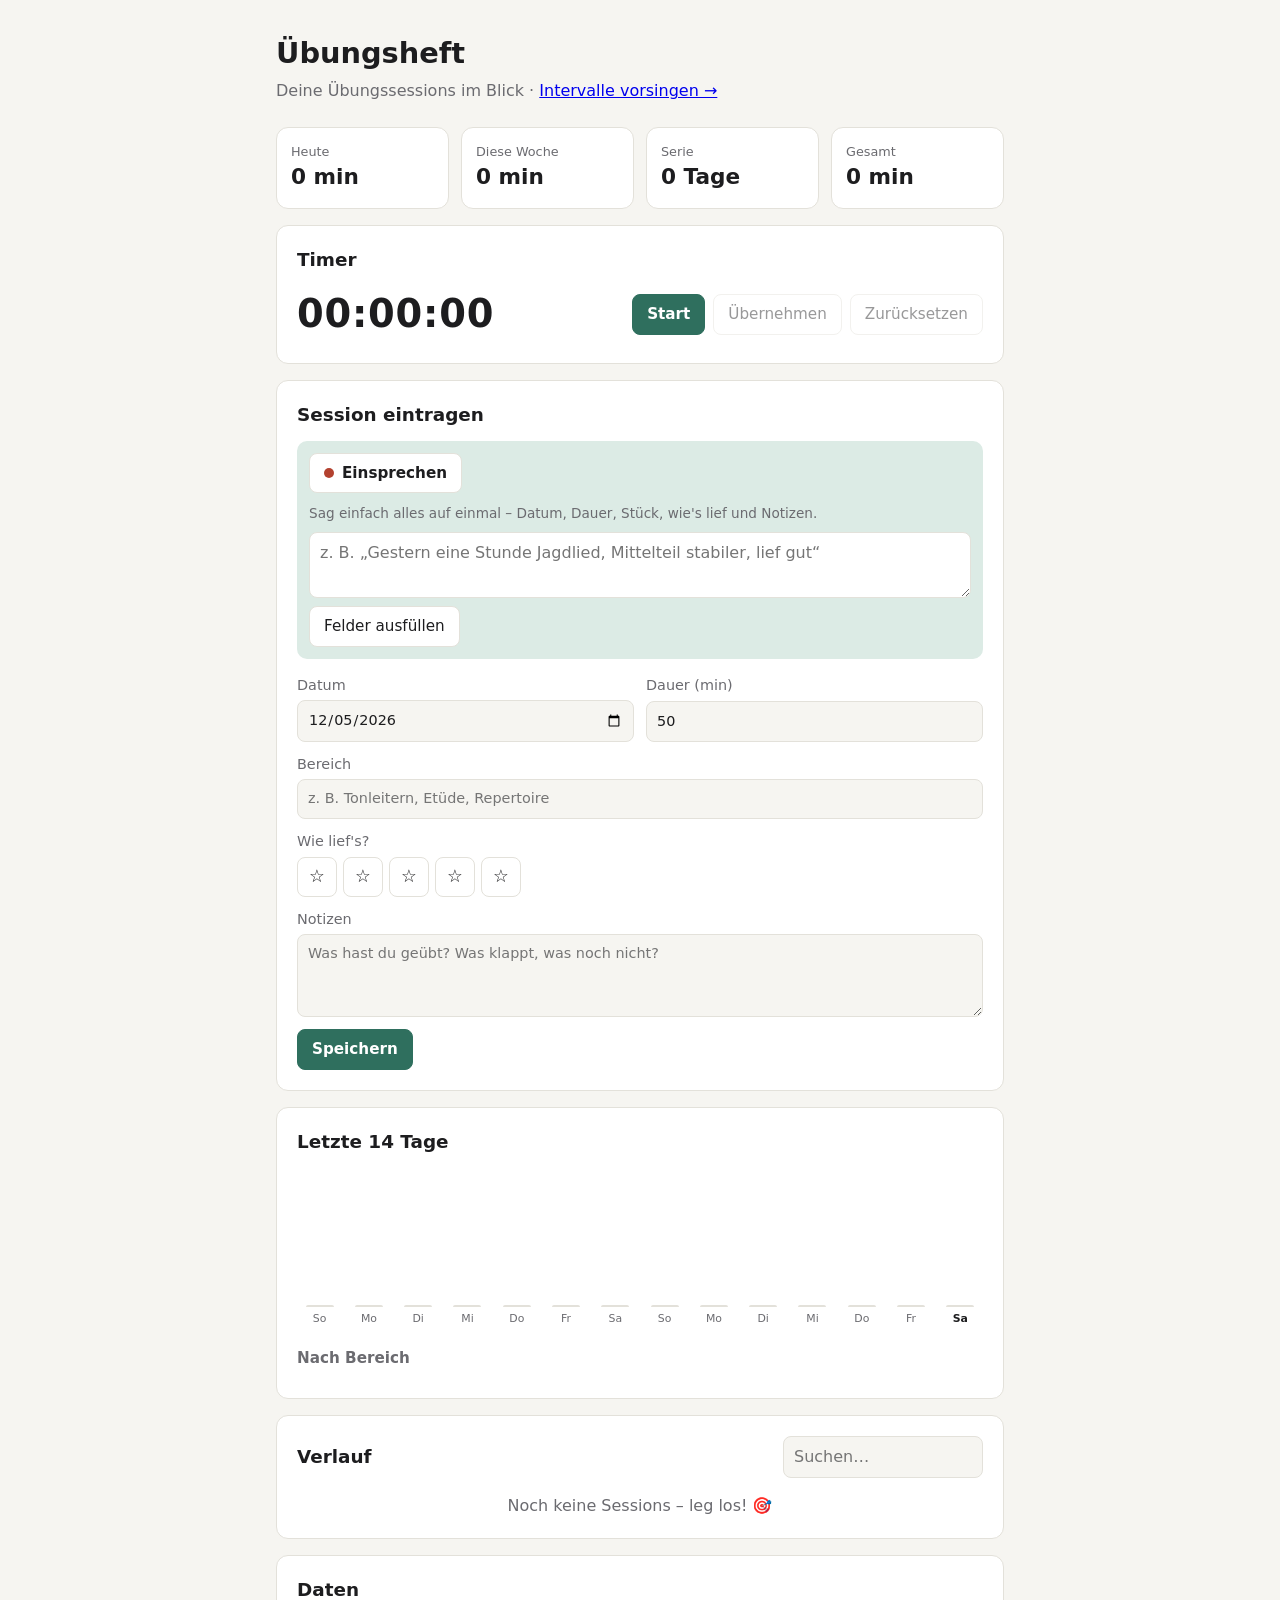
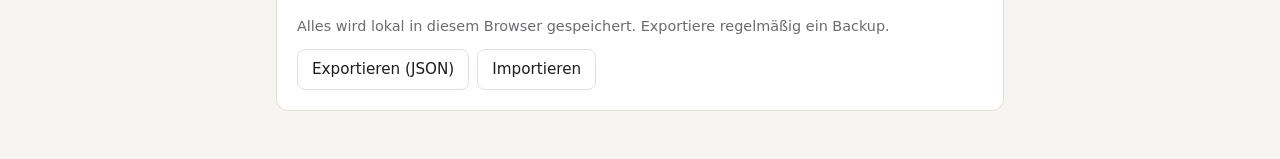
<file: index.html>
<!doctype html>
<html lang="de">
<head>
  <meta charset="utf-8">
  <meta name="viewport" content="width=device-width, initial-scale=1">
  <title>Übungsheft</title>
  <link rel="stylesheet" href="style.css">
</head>
<body>
  <header class="top">
    <h1>Übungsheft</h1>
    <p class="sub">Deine Übungssessions im Blick · <a href="intervalle.html">Intervalle vorsingen →</a></p>
  </header>

  <main>
    <section class="stats" aria-label="Statistik">
      <div class="stat"><span class="label">Heute</span><span class="value" id="stat-today">0 min</span></div>
      <div class="stat"><span class="label">Diese Woche</span><span class="value" id="stat-week">0 min</span></div>
      <div class="stat"><span class="label">Serie</span><span class="value" id="stat-streak">0 Tage</span></div>
      <div class="stat"><span class="label">Gesamt</span><span class="value" id="stat-total">0 h</span></div>
    </section>

    <section class="card" aria-labelledby="timer-h">
      <h2 id="timer-h">Timer</h2>
      <div class="timer">
        <span class="time" id="timer-display">00:00:00</span>
        <div class="timer-buttons">
          <button type="button" id="timer-toggle" class="primary">Start</button>
          <button type="button" id="timer-finish" disabled>Übernehmen</button>
          <button type="button" id="timer-reset" class="ghost" disabled>Zurücksetzen</button>
        </div>
      </div>
    </section>

    <section class="card" aria-labelledby="form-h">
      <h2 id="form-h">Session eintragen</h2>
      <div class="dictate">
        <div class="dictate-head">
          <button type="button" id="mic" class="mic" aria-pressed="false" hidden>
            <span class="mic-dot" aria-hidden="true"></span><span class="mic-label">Einsprechen</span>
          </button>
          <span class="hint" id="dictate-hint">Sag einfach alles auf einmal – Datum, Dauer, Stück, wie's lief und Notizen.</span>
        </div>
        <textarea id="dictate-text" rows="2" aria-label="Gesprochener oder getippter Text"
          placeholder="z. B. „Gestern eine Stunde Jagdlied, Mittelteil stabiler, lief gut“"></textarea>
        <div class="dictate-foot">
          <button type="button" id="dictate-apply">Felder ausfüllen</button>
          <span id="dictate-status" class="hint" role="status"></span>
        </div>
      </div>
      <form id="session-form" autocomplete="off">
        <input type="hidden" id="f-id">
        <div class="row">
          <label>Datum<input type="date" id="f-date" required></label>
          <label>Dauer (min)<input type="number" id="f-duration" min="1" max="1440" required></label>
        </div>
        <label>Bereich<input type="text" id="f-category" list="categories" placeholder="z. B. Tonleitern, Etüde, Repertoire" required maxlength="60"></label>
        <datalist id="categories"></datalist>
        <fieldset class="rating">
          <legend>Wie lief's?</legend>
          <div id="f-rating" role="radiogroup"></div>
        </fieldset>
        <label>Notizen<textarea id="f-notes" rows="3" placeholder="Was hast du geübt? Was klappt, was noch nicht?" maxlength="2000"></textarea></label>
        <div class="form-buttons">
          <button type="submit" class="primary" id="f-submit">Speichern</button>
          <button type="button" class="ghost" id="f-cancel" hidden>Abbrechen</button>
        </div>
      </form>
    </section>

    <section class="card" aria-labelledby="chart-h">
      <h2 id="chart-h">Letzte 14 Tage</h2>
      <div id="chart" class="chart"></div>
      <h3>Nach Bereich</h3>
      <ul id="breakdown" class="breakdown"></ul>
    </section>

    <section class="card" aria-labelledby="list-h">
      <div class="list-head">
        <h2 id="list-h">Verlauf</h2>
        <input type="search" id="filter" placeholder="Suchen…" aria-label="Sessions durchsuchen">
      </div>
      <div id="session-list"></div>
      <p id="empty" class="empty">Noch keine Sessions – leg los! 🎯</p>
    </section>

    <section class="card data" aria-labelledby="data-h">
      <h2 id="data-h">Daten</h2>
      <p class="hint">Alles wird lokal in diesem Browser gespeichert. Exportiere regelmäßig ein Backup.</p>
      <div class="form-buttons">
        <button type="button" id="export">Exportieren (JSON)</button>
        <label class="button">Importieren<input type="file" id="import" accept="application/json" hidden></label>
      </div>
    </section>
  </main>

  <script src="parse.js"></script>
  <script src="app.js"></script>
</body>
</html>
</file>
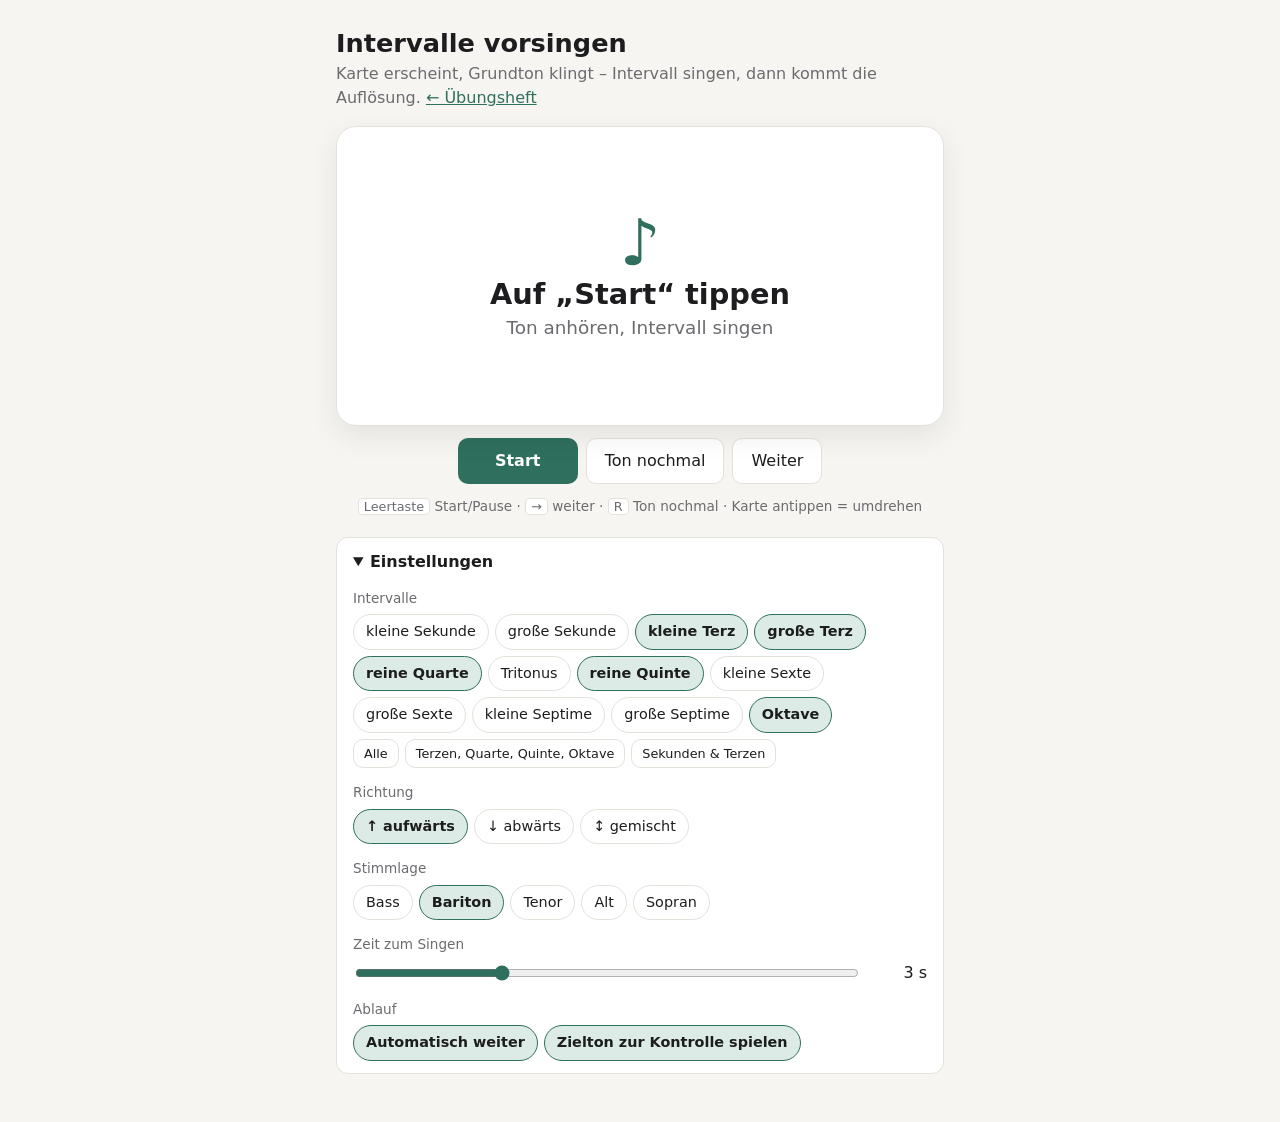
<file: intervalle.html>
<!doctype html>
<html lang="de">
<head>
  <meta charset="utf-8">
  <meta name="viewport" content="width=device-width, initial-scale=1">
  <title>Intervalle vorsingen</title>
  <style>
    :root {
      --bg: #f6f5f1; --surface: #fff; --text: #1d1d1f; --muted: #6b6b70;
      --border: #e3e1da; --accent: #2f6f5e; --accent-soft: #dcebe5; --back: #2f6f5e; --back-text: #fff;
      color-scheme: light dark;
    }
    @media (prefers-color-scheme: dark) {
      :root {
        --bg: #151517; --surface: #1f1f22; --text: #ececef; --muted: #9a9aa2;
        --border: #2f2f34; --accent: #6cc3a8; --accent-soft: #23372f; --back: #23372f; --back-text: #ececef;
      }
    }
    * { box-sizing: border-box; }
    [hidden] { display: none !important; }
    body { margin: 0; background: var(--bg); color: var(--text); font: 16px/1.5 system-ui, -apple-system, "Segoe UI", sans-serif; }
    main { max-width: 640px; margin: 0 auto; padding: 24px 16px 48px; }
    h1 { margin: 0; font-size: 1.6rem; }
    .sub { margin: 0 0 16px; color: var(--muted); }
    a { color: var(--accent); }

    /* ---------- Karte ---------- */
    .stage { perspective: 1200px; height: 300px; position: relative; margin: 8px 0 12px; }
    .card {
      position: absolute; inset: 0; cursor: pointer; transform-style: preserve-3d;
      transition: transform .45s cubic-bezier(.2,.7,.2,1), opacity .25s;
      -webkit-tap-highlight-color: transparent; user-select: none;
    }
    .card.flipped { transform: rotateY(180deg); }
    .card.out { transform: translateX(-120%) rotate(-8deg); opacity: 0; transition: transform .28s ease-in, opacity .28s ease-in; }
    .card.flipped.out { transform: rotateY(180deg) translateX(120%) rotate(8deg); }
    .card.in { animation: slideIn .32s cubic-bezier(.2,.8,.2,1); }
    @keyframes slideIn { from { transform: translateX(110%) rotate(6deg); opacity: 0; } to { transform: none; opacity: 1; } }
    .face {
      position: absolute; inset: 0; border-radius: 20px; backface-visibility: hidden; -webkit-backface-visibility: hidden;
      display: flex; flex-direction: column; align-items: center; justify-content: center; gap: 4px;
      background: var(--surface); border: 1px solid var(--border); box-shadow: 0 10px 30px rgba(0,0,0,.08); overflow: hidden; padding: 16px;
    }
    .face.back { transform: rotateY(180deg); background: var(--back); color: var(--back-text); border-color: transparent; }
    .dir { font-size: 4rem; line-height: 1; font-weight: 700; color: var(--accent); }
    .face.back .dir { color: inherit; opacity: .8; font-size: 2.2rem; }
    .iv { font-size: 2.6rem; font-weight: 700; text-align: center; line-height: 1.1; }
    .from { font-size: 1.15rem; color: var(--muted); }
    .from b { color: var(--text); font-size: 1.5rem; }
    .target { font-size: 4.5rem; font-weight: 800; line-height: 1; }
    .face.back .small { opacity: .8; }
    .bar { position: absolute; left: 0; bottom: 0; height: 6px; width: 100%; background: var(--accent); transform-origin: left; transform: scaleX(0); }
    .bar.run { animation: countdown linear forwards; }
    @keyframes countdown { from { transform: scaleX(1); } to { transform: scaleX(0); } }
    .counter { position: absolute; top: 12px; right: 16px; font-size: .85rem; color: var(--muted); font-variant-numeric: tabular-nums; }
    .idle .iv { font-size: 1.8rem; }

    /* ---------- Bedienung ---------- */
    .controls { display: flex; gap: 8px; flex-wrap: wrap; justify-content: center; margin-bottom: 20px; }
    button {
      font: inherit; padding: 10px 18px; border-radius: 10px; border: 1px solid var(--border);
      background: var(--surface); color: var(--text); cursor: pointer;
    }
    button.primary { background: var(--accent); color: #fff; border-color: transparent; font-weight: 600; min-width: 120px; }
    @media (prefers-color-scheme: dark) { button.primary { color: #10261f; } }
    .keys { text-align: center; color: var(--muted); font-size: .85rem; margin: -8px 0 20px; }
    kbd { border: 1px solid var(--border); border-radius: 4px; padding: 0 5px; font: inherit; font-size: .8rem; background: var(--surface); }

    details { background: var(--surface); border: 1px solid var(--border); border-radius: 12px; padding: 12px 16px; }
    summary { cursor: pointer; font-weight: 600; }
    .group { margin-top: 14px; }
    .group > span { display: block; font-size: .85rem; color: var(--muted); margin-bottom: 6px; }
    .chips { display: flex; flex-wrap: wrap; gap: 6px; }
    .chips label { display: inline-flex; }
    .chips input { position: absolute; opacity: 0; pointer-events: none; }
    .chips span { padding: 6px 12px; border-radius: 999px; border: 1px solid var(--border); cursor: pointer; font-size: .9rem; }
    .chips input:checked + span { background: var(--accent-soft); border-color: var(--accent); color: var(--text); font-weight: 600; }
    .chips input:focus-visible + span { outline: 2px solid var(--accent); outline-offset: 2px; }
    .range { display: flex; align-items: center; gap: 10px; }
    .range input { flex: 1; accent-color: var(--accent); }
    .range output { min-width: 3.5em; text-align: right; font-variant-numeric: tabular-nums; }
    .quick { display: flex; gap: 6px; margin-top: 6px; }
    .quick button { padding: 4px 10px; font-size: .8rem; }
  </style>
</head>
<body>
<main>
  <h1>Intervalle vorsingen</h1>
  <p class="sub">Karte erscheint, Grundton klingt – Intervall singen, dann kommt die Auflösung. <a href="index.html" id="back-link">← Übungsheft</a></p>

  <div class="stage">
    <div class="card idle" id="card" role="button" tabindex="0" aria-live="polite">
      <div class="face front">
        <span class="counter" id="counter"></span>
        <div class="dir" id="f-dir">♪</div>
        <div class="iv" id="f-iv">Auf „Start“ tippen</div>
        <div class="from" id="f-from">Ton anhören, Intervall singen</div>
        <div class="bar" id="bar"></div>
      </div>
      <div class="face back">
        <div class="dir" id="b-dir"></div>
        <div class="target" id="b-target"></div>
        <div class="small" id="b-detail"></div>
      </div>
    </div>
  </div>

  <div class="controls">
    <button type="button" class="primary" id="play">Start</button>
    <button type="button" id="replay">Ton nochmal</button>
    <button type="button" id="next">Weiter</button>
  </div>
  <p class="keys"><kbd>Leertaste</kbd> Start/Pause · <kbd>→</kbd> weiter · <kbd>R</kbd> Ton nochmal · Karte antippen = umdrehen</p>

  <details open>
    <summary>Einstellungen</summary>

    <div class="group">
      <span>Intervalle</span>
      <div class="chips" id="iv-chips"></div>
      <div class="quick">
        <button type="button" data-preset="all">Alle</button>
        <button type="button" data-preset="basic">Terzen, Quarte, Quinte, Oktave</button>
        <button type="button" data-preset="small">Sekunden &amp; Terzen</button>
      </div>
    </div>

    <div class="group">
      <span>Richtung</span>
      <div class="chips" id="dir-chips">
        <label><input type="radio" name="dir" value="up"><span>↑ aufwärts</span></label>
        <label><input type="radio" name="dir" value="down"><span>↓ abwärts</span></label>
        <label><input type="radio" name="dir" value="mix"><span>↕ gemischt</span></label>
      </div>
    </div>

    <div class="group">
      <span>Stimmlage</span>
      <div class="chips" id="voice-chips"></div>
    </div>

    <div class="group">
      <span>Zeit zum Singen</span>
      <div class="range"><input type="range" id="tempo" min="1" max="8" step="0.5"><output id="tempo-out"></output></div>
    </div>

    <div class="group">
      <span>Ablauf</span>
      <div class="chips">
        <label><input type="checkbox" id="auto"><span>Automatisch weiter</span></label>
        <label><input type="checkbox" id="play-target"><span>Zielton zur Kontrolle spielen</span></label>
      </div>
    </div>
  </details>
</main>

<script>
'use strict';

// ---------- Musiktheorie ----------

const INTERVALS = [
  { id: 'k2', name: 'kleine Sekunde', steps: 1, semis: 1 },
  { id: 'g2', name: 'große Sekunde', steps: 1, semis: 2 },
  { id: 'k3', name: 'kleine Terz', steps: 2, semis: 3 },
  { id: 'g3', name: 'große Terz', steps: 2, semis: 4 },
  { id: 'r4', name: 'reine Quarte', steps: 3, semis: 5 },
  { id: 'tt', name: 'Tritonus', steps: 3, semis: 6 },
  { id: 'r5', name: 'reine Quinte', steps: 4, semis: 7 },
  { id: 'k6', name: 'kleine Sexte', steps: 5, semis: 8 },
  { id: 'g6', name: 'große Sexte', steps: 5, semis: 9 },
  { id: 'k7', name: 'kleine Septime', steps: 6, semis: 10 },
  { id: 'g7', name: 'große Septime', steps: 6, semis: 11 },
  { id: 'r8', name: 'Oktave', steps: 7, semis: 12 },
];
const PRESETS = {
  all: INTERVALS.map((i) => i.id),
  basic: ['k3', 'g3', 'r4', 'r5', 'r8'],
  small: ['k2', 'g2', 'k3', 'g3'],
};

const VOICES = [
  { id: 'bass', name: 'Bass', lo: 40, hi: 62 },     // E2–D4
  { id: 'bari', name: 'Bariton', lo: 43, hi: 65 },  // G2–F4
  { id: 'tenor', name: 'Tenor', lo: 48, hi: 69 },   // C3–A4
  { id: 'alt', name: 'Alt', lo: 53, hi: 74 },       // F3–D5
  { id: 'sopran', name: 'Sopran', lo: 60, hi: 79 }, // C4–G5
];

const LETTER_SEMIS = [0, 2, 4, 5, 7, 9, 11]; // C D E F G A H
const NAMES = {
  0: ['C', 'D', 'E', 'F', 'G', 'A', 'H'],
  1: ['Cis', 'Dis', 'Eis', 'Fis', 'Gis', 'Ais', 'His'],
  '-1': ['Ces', 'Des', 'Es', 'Fes', 'Ges', 'As', 'B'],
};
// Grundtöne, wie sie im Alltag vorkommen: [Buchstabe, Vorzeichen]
const START_NOTES = [[0, 0], [0, 1], [1, 0], [2, -1], [2, 0], [3, 0], [3, 1], [4, 0], [5, -1], [5, 0], [6, -1], [6, 0]];

const noteName = (n) => NAMES[n.acc][n.letter];
const midiOf = (letterAbs, acc) => 12 * Math.floor(letterAbs / 7) + LETTER_SEMIS[letterAbs % 7] + acc + 12;
const rand = (arr) => arr[Math.floor(Math.random() * arr.length)];

function makeCard(ivIds, dirMode, voice, prev) {
  for (let tries = 0; tries < 200; tries++) {
    const ivId = rand(ivIds);
    const iv = INTERVALS.find((i) => i.id === ivId);
    const dir = dirMode === 'mix' ? rand([1, -1]) : dirMode === 'down' ? -1 : 1;
    const [letter, acc] = rand(START_NOTES);
    const octave = 1 + Math.floor(Math.random() * 6);
    const sAbs = octave * 7 + letter;
    const sMidi = midiOf(sAbs, acc);
    const tMidi = sMidi + dir * iv.semis;
    const tAbs = sAbs + dir * iv.steps;
    const tAcc = tMidi - midiOf(tAbs, 0);
    if (Math.abs(tAcc) > 1) continue; // keine Doppelvorzeichen
    const lo = Math.min(sMidi, tMidi), hi = Math.max(sMidi, tMidi);
    if (lo < voice.lo || hi > voice.hi) continue;
    if (prev && prev.iv.id === iv.id && prev.dir === dir && ivIds.length > 1 && tries < 100) continue; // nicht zweimal gleich
    return {
      iv, dir,
      start: { letter, acc, midi: sMidi },
      target: { letter: tAbs % 7, acc: tAcc, midi: tMidi },
    };
  }
  return null;
}

// ---------- Klang (Web Audio) ----------

let ctx = null;
function audio() {
  if (!ctx) ctx = new (window.AudioContext || window.webkitAudioContext)();
  if (ctx.state === 'suspended') ctx.resume();
  return ctx;
}

function playTone(midi, dur = 1.1) {
  const ac = audio();
  const f = 440 * Math.pow(2, (midi - 69) / 12);
  const t = ac.currentTime + 0.02;
  const out = ac.createGain();
  out.gain.setValueAtTime(0, t);
  out.gain.linearRampToValueAtTime(0.32, t + 0.015);
  out.gain.exponentialRampToValueAtTime(0.12, t + 0.35);
  out.gain.exponentialRampToValueAtTime(0.0001, t + dur);
  out.connect(ac.destination);
  // klavierähnlich: Grundton + leise Obertöne
  [[1, 1], [2, 0.35], [3, 0.12], [4, 0.06]].forEach(([mult, amp]) => {
    const o = ac.createOscillator();
    const g = ac.createGain();
    o.type = mult === 1 ? 'triangle' : 'sine';
    o.frequency.value = f * mult;
    g.gain.value = amp;
    o.connect(g).connect(out);
    o.start(t);
    o.stop(t + dur + 0.05);
  });
}

// ---------- Einstellungen ----------

const KEY = 'uebungsheft.intervalle.v1';
const defaults = { ivs: PRESETS.basic, dir: 'up', voice: 'bari', tempo: 3, auto: true, playTarget: true };
let settings = { ...defaults };
try { Object.assign(settings, JSON.parse(localStorage.getItem(KEY) || '{}')); } catch {}
const saveSettings = () => { try { localStorage.setItem(KEY, JSON.stringify(settings)); } catch {} };

const $ = (s) => document.querySelector(s);

$('#iv-chips').innerHTML = INTERVALS.map((i) =>
  `<label><input type="checkbox" value="${i.id}"><span>${i.name}</span></label>`).join('');
$('#voice-chips').innerHTML = VOICES.map((v) =>
  `<label><input type="radio" name="voice" value="${v.id}"><span>${v.name}</span></label>`).join('');

function syncUI() {
  document.querySelectorAll('#iv-chips input').forEach((el) => { el.checked = settings.ivs.includes(el.value); });
  document.querySelectorAll('input[name=dir]').forEach((el) => { el.checked = el.value === settings.dir; });
  document.querySelectorAll('input[name=voice]').forEach((el) => { el.checked = el.value === settings.voice; });
  $('#tempo').value = settings.tempo;
  $('#tempo-out').textContent = `${settings.tempo} s`;
  $('#auto').checked = settings.auto;
  $('#play-target').checked = settings.playTarget;
}
syncUI();

document.querySelector('details').addEventListener('change', () => {
  const ivs = [...document.querySelectorAll('#iv-chips input:checked')].map((el) => el.value);
  settings.ivs = ivs.length ? ivs : settings.ivs; // mindestens eins
  settings.dir = $('input[name=dir]:checked').value;
  settings.voice = $('input[name=voice]:checked').value;
  settings.tempo = Number($('#tempo').value);
  settings.auto = $('#auto').checked;
  settings.playTarget = $('#play-target').checked;
  saveSettings();
  syncUI();
});
$('#tempo').addEventListener('input', (e) => { $('#tempo-out').textContent = `${e.target.value} s`; });
document.querySelectorAll('[data-preset]').forEach((b) => b.addEventListener('click', () => {
  settings.ivs = [...PRESETS[b.dataset.preset]];
  saveSettings();
  syncUI();
}));

// ---------- Ablauf ----------

const cardEl = $('#card');
const bar = $('#bar');
let current = null;
let count = 0;
let running = false;
let timer = null;
const REVEAL_MS = 1400;

const arrow = (dir) => (dir > 0 ? '↑' : '↓');

function clearTimer() { clearTimeout(timer); timer = null; }

function render(card) {
  cardEl.classList.remove('idle');
  $('#f-dir').textContent = arrow(card.dir);
  $('#f-iv').textContent = card.iv.name;
  $('#f-from').innerHTML = `${card.dir > 0 ? 'aufwärts' : 'abwärts'} von <b>${noteName(card.start)}</b>`;
  $('#b-dir').textContent = `${noteName(card.start)} ${arrow(card.dir)}`;
  $('#b-target').textContent = noteName(card.target);
  $('#b-detail').textContent = `${card.iv.name} ${card.dir > 0 ? 'aufwärts' : 'abwärts'}`;
  $('#counter').textContent = `#${count}`;
}

function startBar(ms) {
  bar.classList.remove('run');
  void bar.offsetWidth; // Animation neu starten
  bar.style.animationDuration = `${ms}ms`;
  bar.classList.add('run');
}

function stopBar() {
  bar.classList.remove('run');
}

function showNext() {
  clearTimer();
  const voice = VOICES.find((v) => v.id === settings.voice);
  const card = makeCard(settings.ivs, settings.dir, voice, current);
  if (!card) {
    $('#f-iv').textContent = 'Keine passende Karte – Stimmlage oder Intervalle ändern';
    return;
  }
  const swap = () => {
    current = card;
    count++;
    cardEl.classList.remove('out', 'flipped', 'in');
    void cardEl.offsetWidth;
    render(card);
    cardEl.classList.add('in');
    playTone(card.start.midi);
    if (running) {
      const ms = settings.tempo * 1000;
      startBar(ms);
      timer = setTimeout(reveal, ms);
    } else {
      stopBar();
    }
  };
  if (current) {
    cardEl.classList.add('out');
    timer = setTimeout(swap, 260);
  } else {
    swap();
  }
}

function reveal() {
  clearTimer();
  if (!current) return;
  stopBar();
  cardEl.classList.add('flipped');
  if (settings.playTarget) playTone(current.target.midi, 1.2);
  if (running) timer = setTimeout(showNext, REVEAL_MS);
}

function setRunning(on) {
  running = on && settings.auto;
  $('#play').textContent = running ? 'Pause' : current ? 'Weiter' : 'Start';
}

function togglePlay() {
  audio();
  if (running) {
    clearTimer();
    stopBar();
    setRunning(false);
    return;
  }
  setRunning(true);
  if (!current || cardEl.classList.contains('flipped')) showNext();
  else {
    // pausierte Vorderseite: Ton wiederholen und Zeit neu starten
    playTone(current.start.midi);
    if (running) { startBar(settings.tempo * 1000); timer = setTimeout(reveal, settings.tempo * 1000); }
  }
}

function tapCard() {
  audio();
  if (!current) { togglePlay(); return; }
  if (cardEl.classList.contains('flipped')) showNext();
  else reveal();
}

function replay() {
  if (!current) return;
  const flipped = cardEl.classList.contains('flipped');
  playTone(flipped ? current.target.midi : current.start.midi);
}

$('#play').addEventListener('click', togglePlay);
$('#next').addEventListener('click', () => { audio(); showNext(); });
$('#replay').addEventListener('click', replay);
cardEl.addEventListener('click', tapCard);
document.addEventListener('keydown', (e) => {
  if (e.target.matches('input, textarea')) return;
  if (e.key === ' ') { e.preventDefault(); togglePlay(); }
  else if (e.key === 'ArrowRight') { e.preventDefault(); audio(); showNext(); }
  else if (e.key === 'Enter') { e.preventDefault(); tapCard(); }
  else if (e.key === 'r' || e.key === 'R') replay();
});
</script>
</body>
</html>
</file>
<file: style.css>
:root {
  --bg: #f6f5f1;
  --surface: #ffffff;
  --text: #1d1d1f;
  --muted: #6b6b70;
  --border: #e3e1da;
  --accent: #2f6f5e;
  --accent-soft: #dcebe5;
  --danger: #b3412f;
  --radius: 12px;
  color-scheme: light dark;
}

@media (prefers-color-scheme: dark) {
  :root {
    --bg: #151517;
    --surface: #1f1f22;
    --text: #ececef;
    --muted: #9a9aa2;
    --border: #2f2f34;
    --accent: #6cc3a8;
    --accent-soft: #23372f;
    --danger: #e3735f;
  }
}

* { box-sizing: border-box; }
[hidden] { display: none !important; }

body {
  margin: 0;
  background: var(--bg);
  color: var(--text);
  font: 16px/1.5 system-ui, -apple-system, "Segoe UI", sans-serif;
}

.top, main { max-width: 760px; margin: 0 auto; padding: 0 16px; }
.top { padding-top: 32px; padding-bottom: 8px; }
h1 { margin: 0; font-size: 1.8rem; }
h2 { margin: 0 0 12px; font-size: 1.15rem; }
h3 { margin: 20px 0 8px; font-size: 0.95rem; color: var(--muted); font-weight: 600; }
.sub { margin: 4px 0 0; color: var(--muted); }

main { display: grid; gap: 16px; padding-bottom: 48px; }

.card {
  background: var(--surface);
  border: 1px solid var(--border);
  border-radius: var(--radius);
  padding: 20px;
}

.stats { display: grid; grid-template-columns: repeat(4, 1fr); gap: 12px; margin-top: 16px; }
.stat {
  background: var(--surface);
  border: 1px solid var(--border);
  border-radius: var(--radius);
  padding: 14px;
  display: flex; flex-direction: column;
}
.stat .label { font-size: 0.8rem; color: var(--muted); }
.stat .value { font-size: 1.35rem; font-weight: 650; font-variant-numeric: tabular-nums; }
@media (max-width: 560px) { .stats { grid-template-columns: repeat(2, 1fr); } }

/* Formulare */
form { display: grid; gap: 12px; }
.row { display: grid; grid-template-columns: 1fr 1fr; gap: 12px; }
label { display: grid; gap: 4px; font-size: 0.9rem; color: var(--muted); }
input, textarea {
  font: inherit; color: var(--text);
  background: var(--bg);
  border: 1px solid var(--border);
  border-radius: 8px;
  padding: 8px 10px;
  width: 100%;
}
input:focus, textarea:focus { outline: 2px solid var(--accent); outline-offset: 1px; }
textarea { resize: vertical; }

fieldset.rating { border: 0; padding: 0; margin: 0; }
fieldset.rating legend { font-size: 0.9rem; color: var(--muted); padding: 0; margin-bottom: 4px; }
#f-rating { display: flex; gap: 6px; }
#f-rating button {
  width: 40px; height: 40px; padding: 0;
  font-size: 1.1rem;
}
#f-rating button[aria-checked="true"] { background: var(--accent); color: var(--surface); border-color: var(--accent); }

button, .button {
  font: inherit; font-size: 0.95rem;
  color: var(--text);
  background: var(--surface);
  border: 1px solid var(--border);
  border-radius: 8px;
  padding: 8px 14px;
  cursor: pointer;
  display: inline-block;
}
button:hover:not(:disabled), .button:hover { border-color: var(--accent); }
button:disabled { opacity: 0.45; cursor: default; }
button.primary { background: var(--accent); border-color: var(--accent); color: var(--surface); font-weight: 600; }
button.ghost { background: transparent; }
.form-buttons { display: flex; gap: 8px; flex-wrap: wrap; }

/* Einsprechen */
.dictate {
  display: grid; gap: 8px;
  padding: 12px;
  margin-bottom: 16px;
  background: var(--accent-soft);
  border-radius: 10px;
}
.dictate-head, .dictate-foot { display: flex; align-items: center; gap: 10px; flex-wrap: wrap; }
.dictate .hint { margin: 0; font-size: 0.85rem; }
.dictate textarea { background: var(--surface); }
.mic { display: inline-flex; align-items: center; gap: 8px; font-weight: 600; }
.mic-dot { width: 10px; height: 10px; border-radius: 50%; background: var(--danger); }
.mic[aria-pressed="true"] { background: var(--danger); border-color: var(--danger); color: var(--surface); }
.mic[aria-pressed="true"] .mic-dot { background: var(--surface); animation: pulse 1s ease-in-out infinite; }
@keyframes pulse { 50% { opacity: 0.3; } }
@media (prefers-reduced-motion: reduce) { .mic-dot { animation: none !important; } }
.filled { animation: flash 1.2s ease-out; }
@keyframes flash { from { background: var(--accent-soft); } }

/* Timer */
.timer { display: flex; align-items: center; justify-content: space-between; gap: 16px; flex-wrap: wrap; }
.time { font-size: 2.4rem; font-weight: 600; font-variant-numeric: tabular-nums; letter-spacing: 0.02em; }
.timer-buttons { display: flex; gap: 8px; flex-wrap: wrap; }
.timer.running .time { color: var(--accent); }

/* Diagramm */
.chart { display: grid; grid-template-columns: repeat(14, 1fr); gap: 4px; align-items: end; height: 160px; }
.bar-col { display: flex; flex-direction: column; align-items: center; height: 100%; justify-content: flex-end; min-width: 0; }
.bar {
  width: 100%; max-width: 28px;
  background: var(--accent);
  border-radius: 4px 4px 0 0;
  min-height: 2px;
}
.bar.zero { background: var(--border); }
.bar-label { font-size: 0.68rem; color: var(--muted); margin-top: 4px; white-space: nowrap; }
.bar-col.today .bar-label { color: var(--text); font-weight: 700; }

.breakdown { list-style: none; padding: 0; margin: 0; display: grid; gap: 8px; }
.breakdown li { display: grid; grid-template-columns: minmax(80px, 160px) 1fr 6.5em; gap: 10px; align-items: center; font-size: 0.9rem; }
.breakdown .name { overflow: hidden; text-overflow: ellipsis; white-space: nowrap; }
.breakdown .track { height: 8px; background: var(--accent-soft); border-radius: 4px; overflow: hidden; }
.breakdown .track, .breakdown .fill { display: block; }
.breakdown .fill { height: 100%; background: var(--accent); }
.breakdown .mins { text-align: right; color: var(--muted); font-variant-numeric: tabular-nums; }

/* Verlauf */
.list-head { display: flex; justify-content: space-between; align-items: center; gap: 12px; margin-bottom: 8px; }
.list-head h2 { margin: 0; }
.list-head input { max-width: 200px; }
.day-group h3 { margin: 16px 0 6px; }
.session {
  border: 1px solid var(--border);
  border-radius: 10px;
  padding: 10px 12px;
  margin-bottom: 8px;
  display: grid;
  grid-template-columns: 1fr auto;
  gap: 4px 12px;
}
.session .meta { display: flex; gap: 10px; align-items: baseline; flex-wrap: wrap; }
.session .cat { font-weight: 600; }
.session .dur { color: var(--accent); font-weight: 600; font-variant-numeric: tabular-nums; }
.session .stars { color: var(--muted); font-size: 0.85rem; }
.session .notes { grid-column: 1 / -1; margin: 0; color: var(--muted); font-size: 0.9rem; white-space: pre-wrap; overflow-wrap: anywhere; }
.session .actions { display: flex; gap: 4px; align-self: start; }
.session .actions button { padding: 2px 8px; font-size: 0.8rem; }
.session .actions .del { color: var(--danger); }

.empty { color: var(--muted); text-align: center; margin: 16px 0 0; }
.hint { color: var(--muted); font-size: 0.9rem; margin: 0 0 12px; }
</file>
